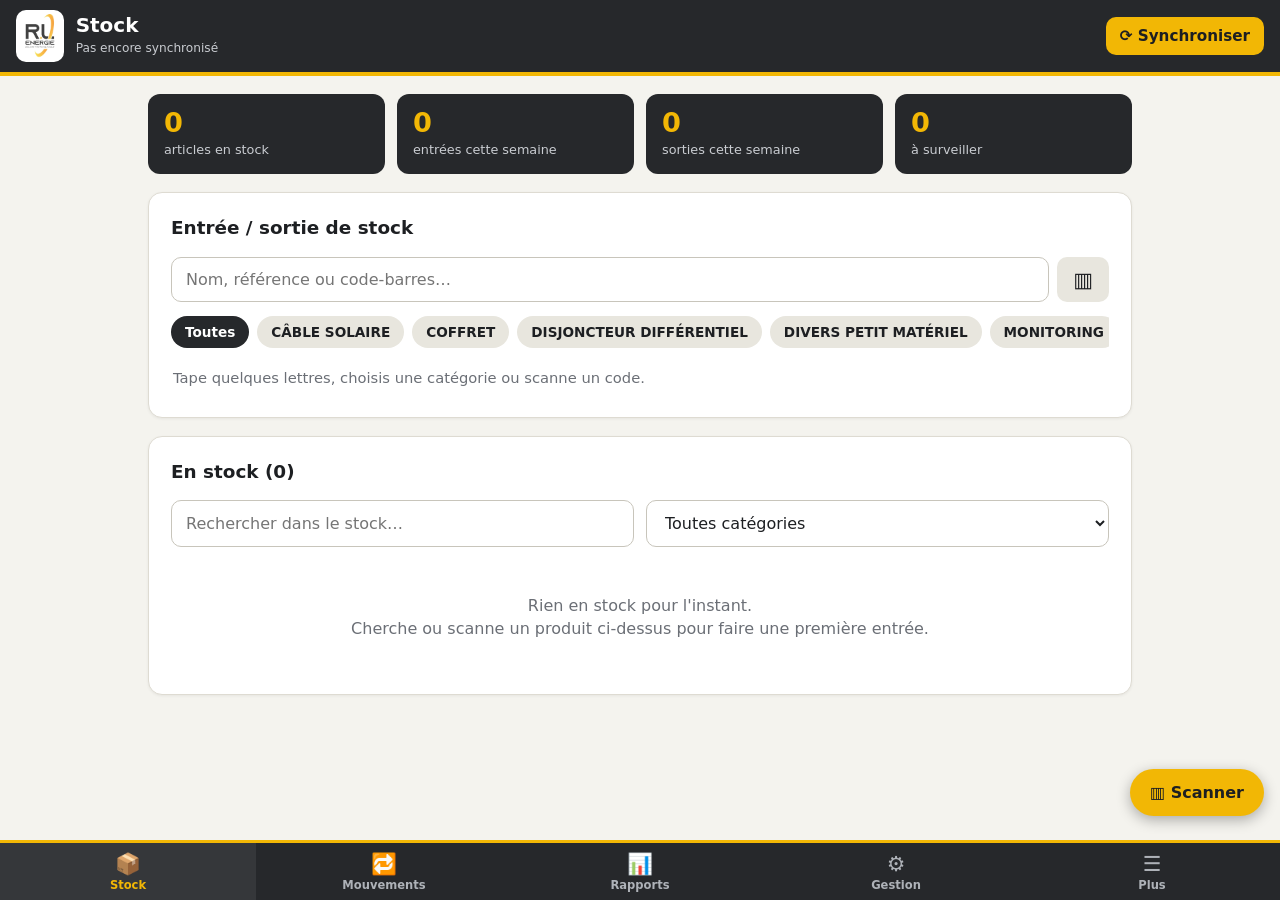
<file: index.html>
<!DOCTYPE html>
<html lang="fr"><head><meta charset="utf-8"><meta name="viewport" content="width=device-width,initial-scale=1"><meta name="theme-color" content="#26282B"><title>R.L ENERGIE — Stock</title><link rel="manifest" href="manifest.json"><link rel="icon" href="icon-192.png"><link rel="apple-touch-icon" href="icon-180.png"><link rel="stylesheet" href="style.css"></head>
<body><div id="app"></div><div id="modal"></div><div id="toast"></div>
<script src="libs/jspdf.umd.min.js"></script><script src="libs/jspdf.plugin.autotable.min.js"></script><script src="libs/exceljs.min.js"></script><script src="js/core.js"></script><script src="js/config.js"></script><script src="js/data.js"></script><script src="js/state.js"></script><script src="js/exports.js"></script><script src="js/scan.js"></script><script src="js/reports.js"></script><script src="js/ui.js"></script><script src="js/boot.js"></script>
</body></html>
</file>
<file: style.css>
:root{--g:#26282B;--bg:#F4F3EE;--c:#fff;--t:#1d1f22;--m:#6b6f76;--a:#F2B705;--ok:#1e8e4e;--ko:#c93a3a;--l:#dedbd2}
*{box-sizing:border-box;margin:0;font-family:system-ui,-apple-system,"Segoe UI",Roboto,sans-serif}
body{background:var(--bg);color:var(--t);line-height:1.4;padding-bottom:96px;-webkit-tap-highlight-color:transparent}
header{position:sticky;top:0;z-index:20;background:var(--g);color:#fff;display:flex;align-items:center;justify-content:space-between;gap:10px;padding:10px 16px;border-bottom:4px solid var(--a)}
.brand{display:flex;align-items:center;gap:12px;min-width:0}.lg{background:#fff;border-radius:10px;padding:4px 8px;display:flex}.lg img{height:44px;display:block}
.brand b{display:block;font-size:1.25rem;line-height:1.1}.brand small{color:#c9ccd1;font-size:.76rem}
.hr{display:flex;align-items:center;gap:8px}.adm{background:var(--a);color:#1d1f22;font-weight:800;font-size:.72rem;padding:4px 9px;border-radius:20px}
button.sy{background:var(--a);color:#1d1f22;padding:10px 14px}
main{max-width:1012px;margin:0 auto;padding:18px 14px}
section{background:var(--c);border:1px solid var(--l);border-radius:14px;padding:22px;margin-bottom:18px;box-shadow:0 1px 3px rgba(0,0,0,.06)}
h2{font-size:1.15rem;margin-bottom:16px}h2 small{font-weight:400;margin-left:6px}h3{font-size:.95rem;margin:20px 0 10px;color:var(--m)}
input,select{width:100%;padding:12px 14px;border:1px solid #c8c5bb;border-radius:10px;font-size:1rem;background:#fff;color:var(--t)}
input:focus,select:focus,button:focus-visible{outline:3px solid var(--a);outline-offset:1px}
button{border:0;border-radius:10px;padding:12px 16px;font-weight:700;font-size:.95rem;cursor:pointer;background:var(--g);color:#fff}
button.p{background:var(--a);color:#1d1f22}button.d{background:var(--ko)}button.s{background:#e8e6de;color:var(--t)}button.sm{padding:6px 11px;font-size:.85rem}button.ic{flex:0 0 52px;padding:0;font-size:1.3rem}
.lnk{background:none;color:var(--m);text-decoration:underline;font-weight:500;display:block;margin:12px auto 0}
.tiles{display:grid;grid-template-columns:repeat(auto-fit,minmax(140px,1fr));gap:12px;margin-bottom:18px}.tiles div{background:var(--g);color:#c9ccd1;border-radius:12px;padding:14px 16px}.tiles b{display:block;font-size:1.7rem;color:var(--a);line-height:1.1}.tiles span{font-size:.8rem}.tiles .warn{background:#5a3b00}.tiles .warn b{color:#ffd166}
.grid{display:grid;grid-template-columns:repeat(auto-fit,minmax(230px,1fr));gap:16px}.grid+.grid{margin-top:16px}.g2{grid-template-columns:200px 1fr}@media(max-width:560px){.g2{grid-template-columns:1fr}}
.f label,#modal label{display:block;font-size:.88rem;font-weight:600;color:var(--m);margin:0 0 6px}.f label i{font-weight:400}#modal label{margin-top:14px}
.row{display:flex;gap:12px;flex-wrap:wrap;margin-top:18px}.row>*{flex:1 1 150px}.row.sb{margin:0 0 16px}
.acts,.acts3{display:grid;grid-template-columns:1fr 1fr;gap:12px;margin-top:18px}.acts3{grid-template-columns:repeat(3,1fr);margin-top:0}.acts button,.acts3 button{padding:15px;font-size:1.02rem}.acts button:only-child{grid-column:1/-1}
@media(max-width:420px){.acts{grid-template-columns:1fr}}
.srow{display:flex;gap:8px}.srow input{flex:1}
.chips{display:flex;gap:8px;overflow-x:auto;padding:14px 0 4px}.chips button{flex:0 0 auto;background:#e8e6de;color:var(--t);padding:8px 14px;border-radius:20px;font-size:.85rem}.chips .on{background:var(--g);color:#fff}
#sr{margin-top:10px;display:flex;flex-direction:column;gap:8px}.hint,.sm0{color:var(--m);font-size:.92rem;padding:6px 2px}
.res{display:flex;justify-content:space-between;align-items:center;gap:10px;text-align:left;background:#f7f6f1;color:var(--t);border:1px solid var(--l);padding:12px 14px;font-weight:500}.res small{display:block;color:var(--m);font-size:.8rem;font-weight:400}.res em{font-style:normal;font-weight:800;font-size:1.1rem}
.chosen{margin-top:16px;background:#fffbea;border:2px solid var(--a);border-radius:14px;padding:16px}.ch1{display:flex;justify-content:space-between;gap:12px;align-items:flex-start;margin-bottom:16px}.ch1 b{font-size:1.05rem}.ch1 small{display:block;color:var(--m)}.big{font-size:2rem;font-weight:800;text-align:right;line-height:1}.big small{font-size:.72rem;font-weight:500;margin-top:2px}
.step{display:flex;gap:8px}.step input{text-align:center;font-size:1.2rem;font-weight:700}.step button{flex:0 0 52px;padding:0;font-size:1.4rem}
.alert{background:#fff4d6;border:1px solid var(--a);color:#4a3600;border-radius:12px;padding:14px 16px;margin-bottom:18px;display:flex;gap:10px;align-items:center;flex-wrap:wrap}.alert b{flex:1}
.tw{overflow-x:auto}table{width:100%;border-collapse:collapse;font-size:.95rem}th{text-align:left;color:var(--m);font-weight:600;padding:12px 10px;border-bottom:2px solid var(--l)}td{padding:12px 10px;border-bottom:1px solid var(--l);vertical-align:middle}
.q{display:flex;align-items:center;gap:10px}.q b{min-width:34px;text-align:center;font-size:1.15rem}.q button{padding:6px 12px;font-size:1.2rem;min-width:42px}.out{color:var(--ko)}
.ref{font-family:ui-monospace,Menlo,monospace;font-size:.82rem;color:var(--m)}
.bad{display:inline-block;font-size:.72rem;font-weight:700;padding:2px 8px;border-radius:20px;background:var(--ko);color:#fff;margin-left:6px}.bad.w{background:var(--a);color:#1d1f22}
.empty{padding:32px 12px;text-align:center;color:var(--m)}
.seg{display:flex;gap:6px;overflow-x:auto;margin-bottom:20px;background:#ecebe4;padding:4px;border-radius:12px}.seg button{flex:1 0 auto;background:none;color:var(--t);padding:10px 14px}.seg .on{background:var(--g);color:#fff}
label.sw{display:flex;gap:12px;align-items:center;padding:12px 0;border-bottom:1px solid var(--l);font-size:1rem;color:var(--t);margin:0}label.sw input{width:22px;height:22px}
.hb2{margin-bottom:14px}.hb2 .bar{background:#eceae2;border-radius:8px;height:26px;position:relative;margin-top:4px}.hb2 .bar i{display:block;height:100%;background:var(--ko);border-radius:8px;min-width:4px}.hb2 .bar em{position:absolute;right:10px;top:3px;font-style:normal;font-weight:700;font-size:.85rem}
.lg1,.lg2{display:inline-block;width:12px;height:12px;border-radius:3px;vertical-align:middle}.lg1{background:var(--ok)}.lg2{background:var(--ko)}
nav.bn{position:fixed;left:0;right:0;bottom:0;z-index:30;display:flex;background:var(--g);border-top:3px solid var(--a);padding-bottom:env(safe-area-inset-bottom)}
nav.bn button{flex:1;background:none;border-radius:0;padding:9px 2px 8px;font-size:.72rem;color:#aeb2b8;display:flex;flex-direction:column;align-items:center;gap:2px;font-weight:600}nav.bn i{font-style:normal;font-size:1.3rem}nav.bn .on{color:var(--a);background:rgba(255,255,255,.07)}
.fab{position:fixed;right:16px;bottom:84px;z-index:25;background:var(--a);color:#1d1f22;border-radius:30px;padding:14px 20px;font-size:1rem;box-shadow:0 4px 14px rgba(0,0,0,.3)}
#modal{display:none;position:fixed;inset:0;background:rgba(0,0,0,.55);align-items:center;justify-content:center;z-index:50;padding:12px}
#modal>div{background:#fff;border-radius:16px;padding:24px;width:100%;max-width:520px;max-height:90vh;overflow:auto}#modal h2{margin-bottom:6px}#modal p{margin:8px 0 6px;color:var(--m)}#modal .row{margin-top:22px}
.list{display:flex;flex-direction:column;gap:10px;margin-top:14px}.list button{padding:15px;text-align:left}.list small{display:block;font-weight:400;opacity:.7;margin-top:2px}
@media(max-width:600px){#modal{align-items:flex-end;padding:0}#modal>div{border-radius:18px 18px 0 0;max-width:none;max-height:92vh}header{padding:8px 12px}.lg img{height:38px}button.sy{padding:9px 11px;font-size:.82rem}section{padding:18px 15px}main{padding:14px 10px}}
#toast{position:fixed;bottom:84px;left:50%;transform:translateX(-50%);z-index:60;display:flex;flex-direction:column;gap:6px;align-items:center;width:90%;pointer-events:none}
.t{background:var(--g);color:#fff;padding:10px 18px;border-radius:30px;font-size:.92rem;box-shadow:0 3px 10px rgba(0,0,0,.3)}.t.e{background:var(--ko)}
@media(prefers-reduced-motion:no-preference){.t{animation:in .2s}@keyframes in{from{opacity:0;transform:translateY(8px)}}}
</file>
